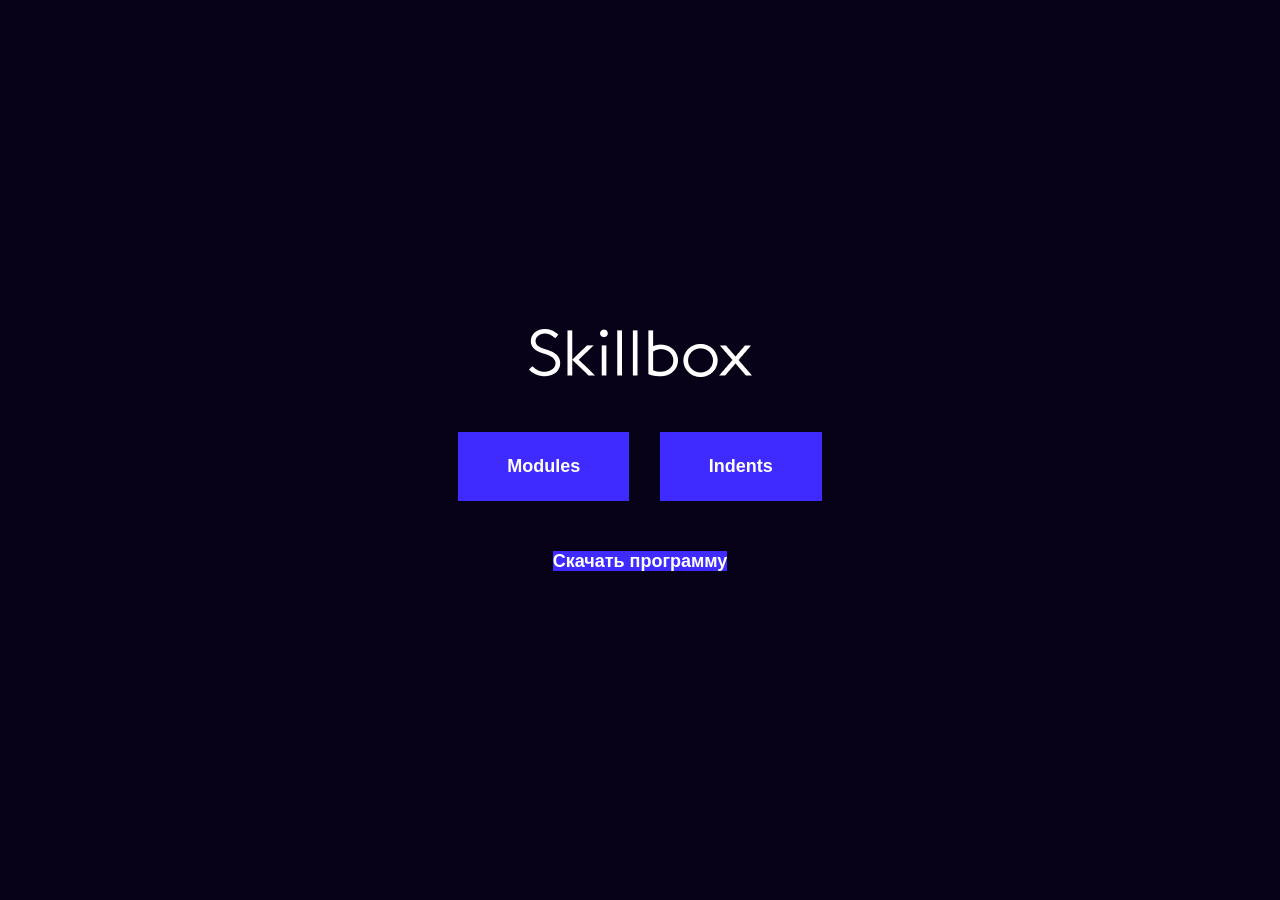
<file: 12-html-css/web-layout-project/index.html>
<!DOCTYPE html>
<html lang="ru">

<head>
    <meta charset="UTF-8">
    <meta http-equiv="X-UA-Compatible" content="IE=edge">
    <meta name="viewport" content="width=device-width, initial-scale=1.0">
    <title>Skillbox – образовательная платформа с онлайн-курсами</title>
    <link rel="stylesheet" type="text/css" href="css/normalize.css">
    <link rel="stylesheet" type="text/css" href="css/style.css">
</head>

<body>
    <div class="main-content">
        <a class="logo" href="https://skillbox.ru/" target="_blank">
            <img src="img/logo-light.png" alt="Логотип Skillbox">
        </a>

        <div class="link">
            <a class="link-all" href="modules.html">Modules</a>
            <a class="link-all" href="article.html">Indents</a>
        </div>

        <a class="link-download" href="skillbox.docx" download>Скачать программу</a>
    </div>
</body>

</html>
</file>
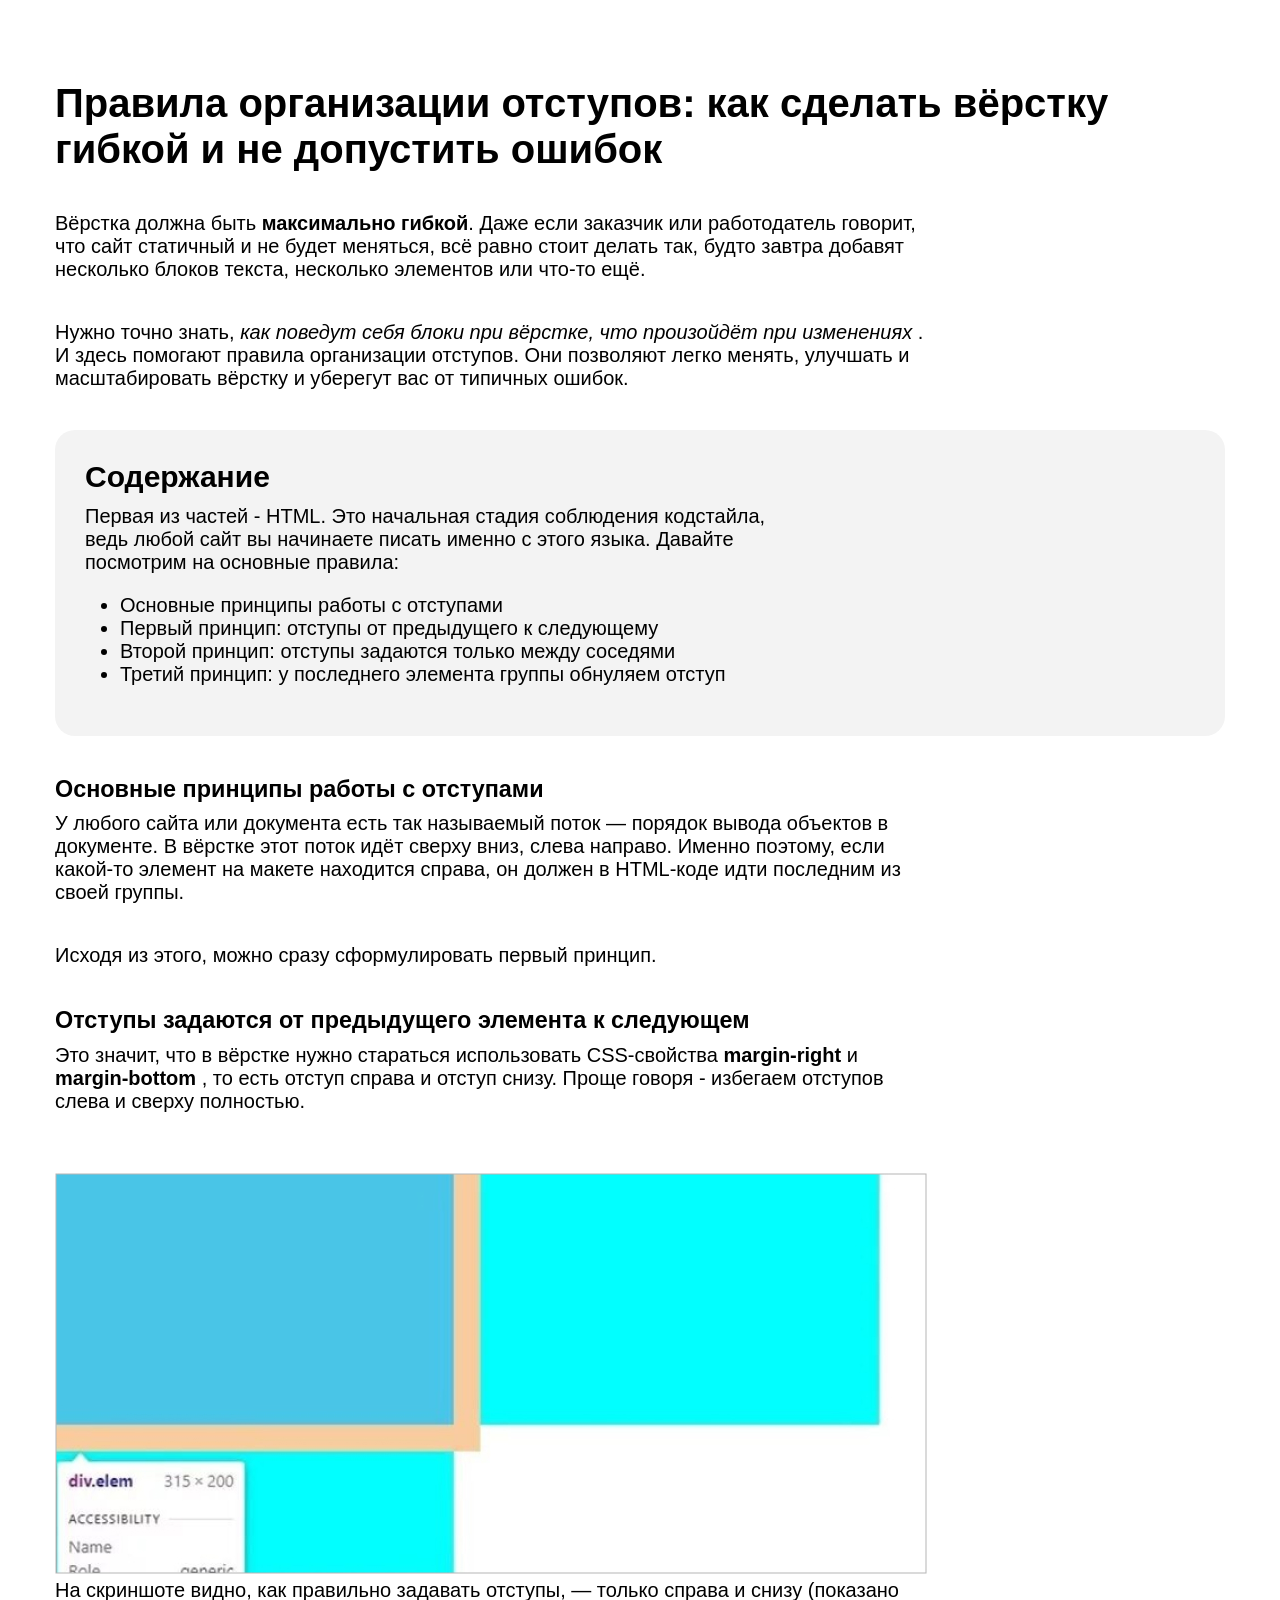
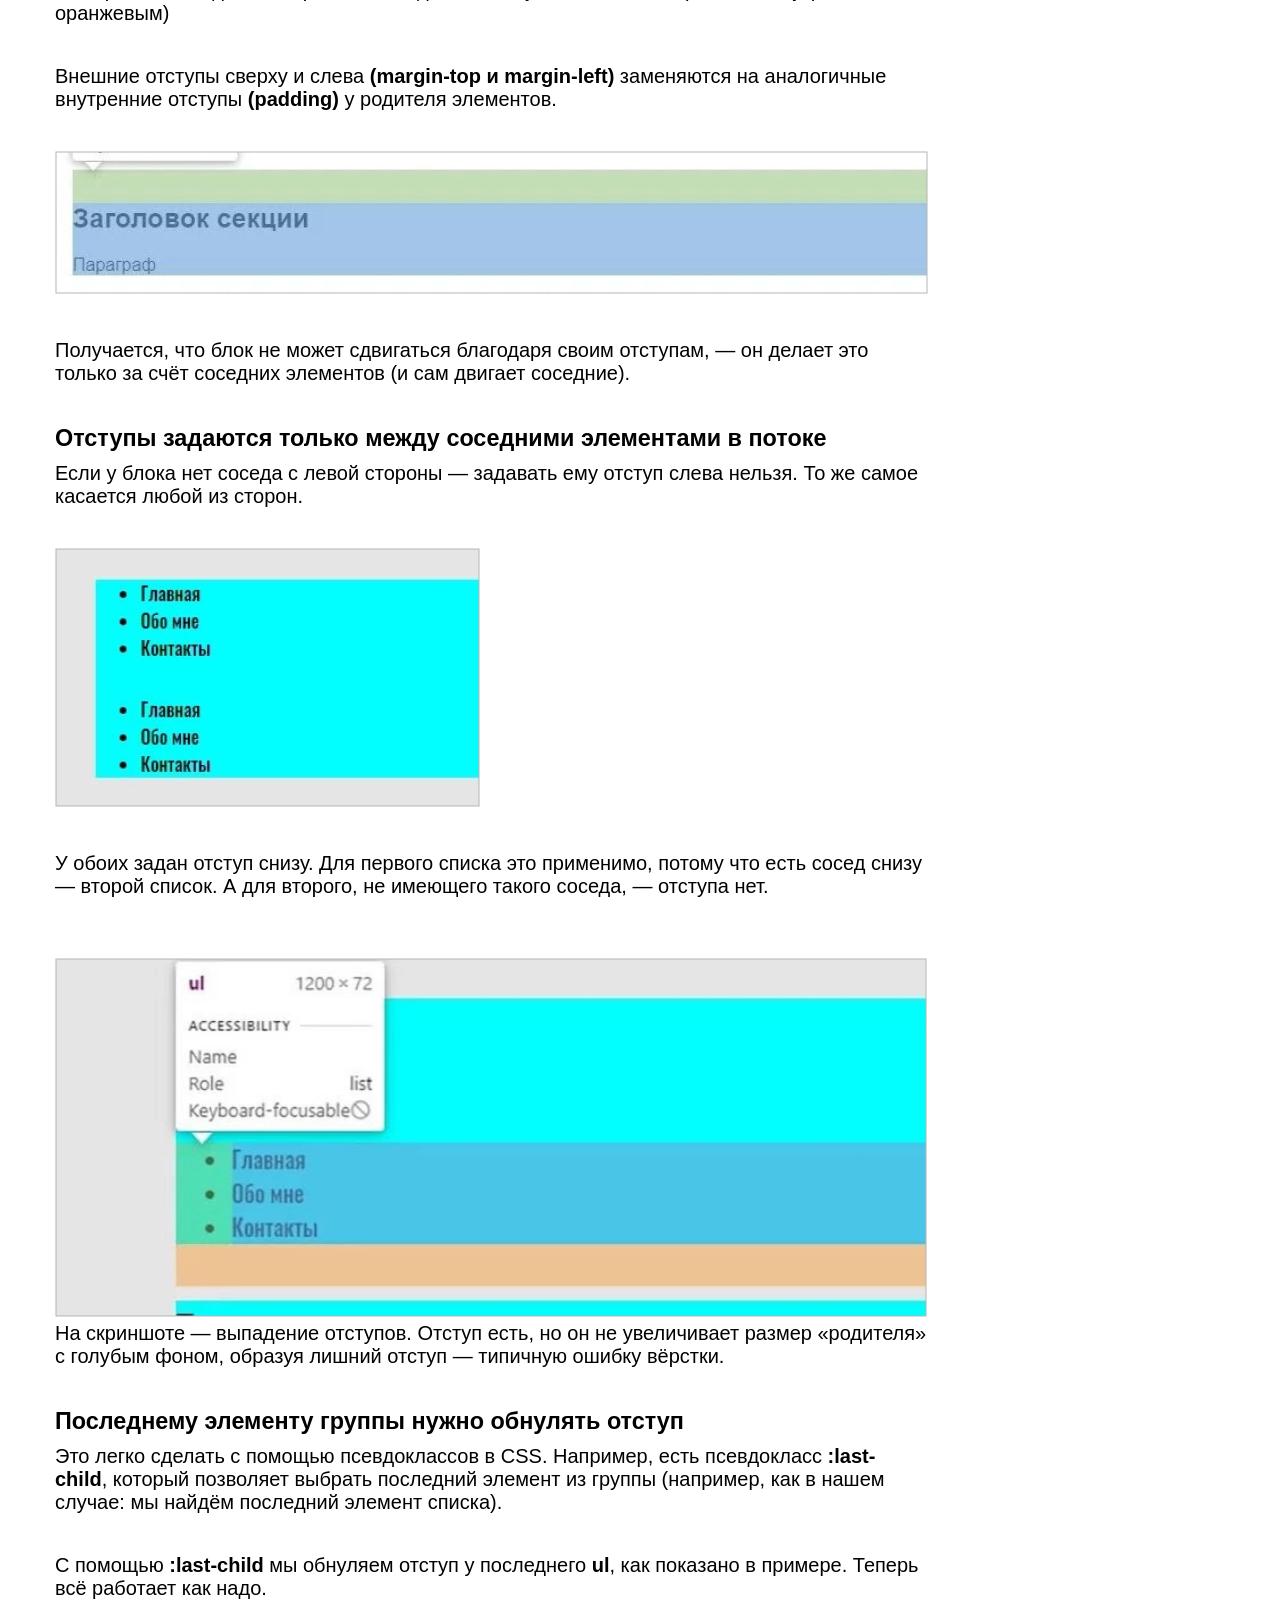
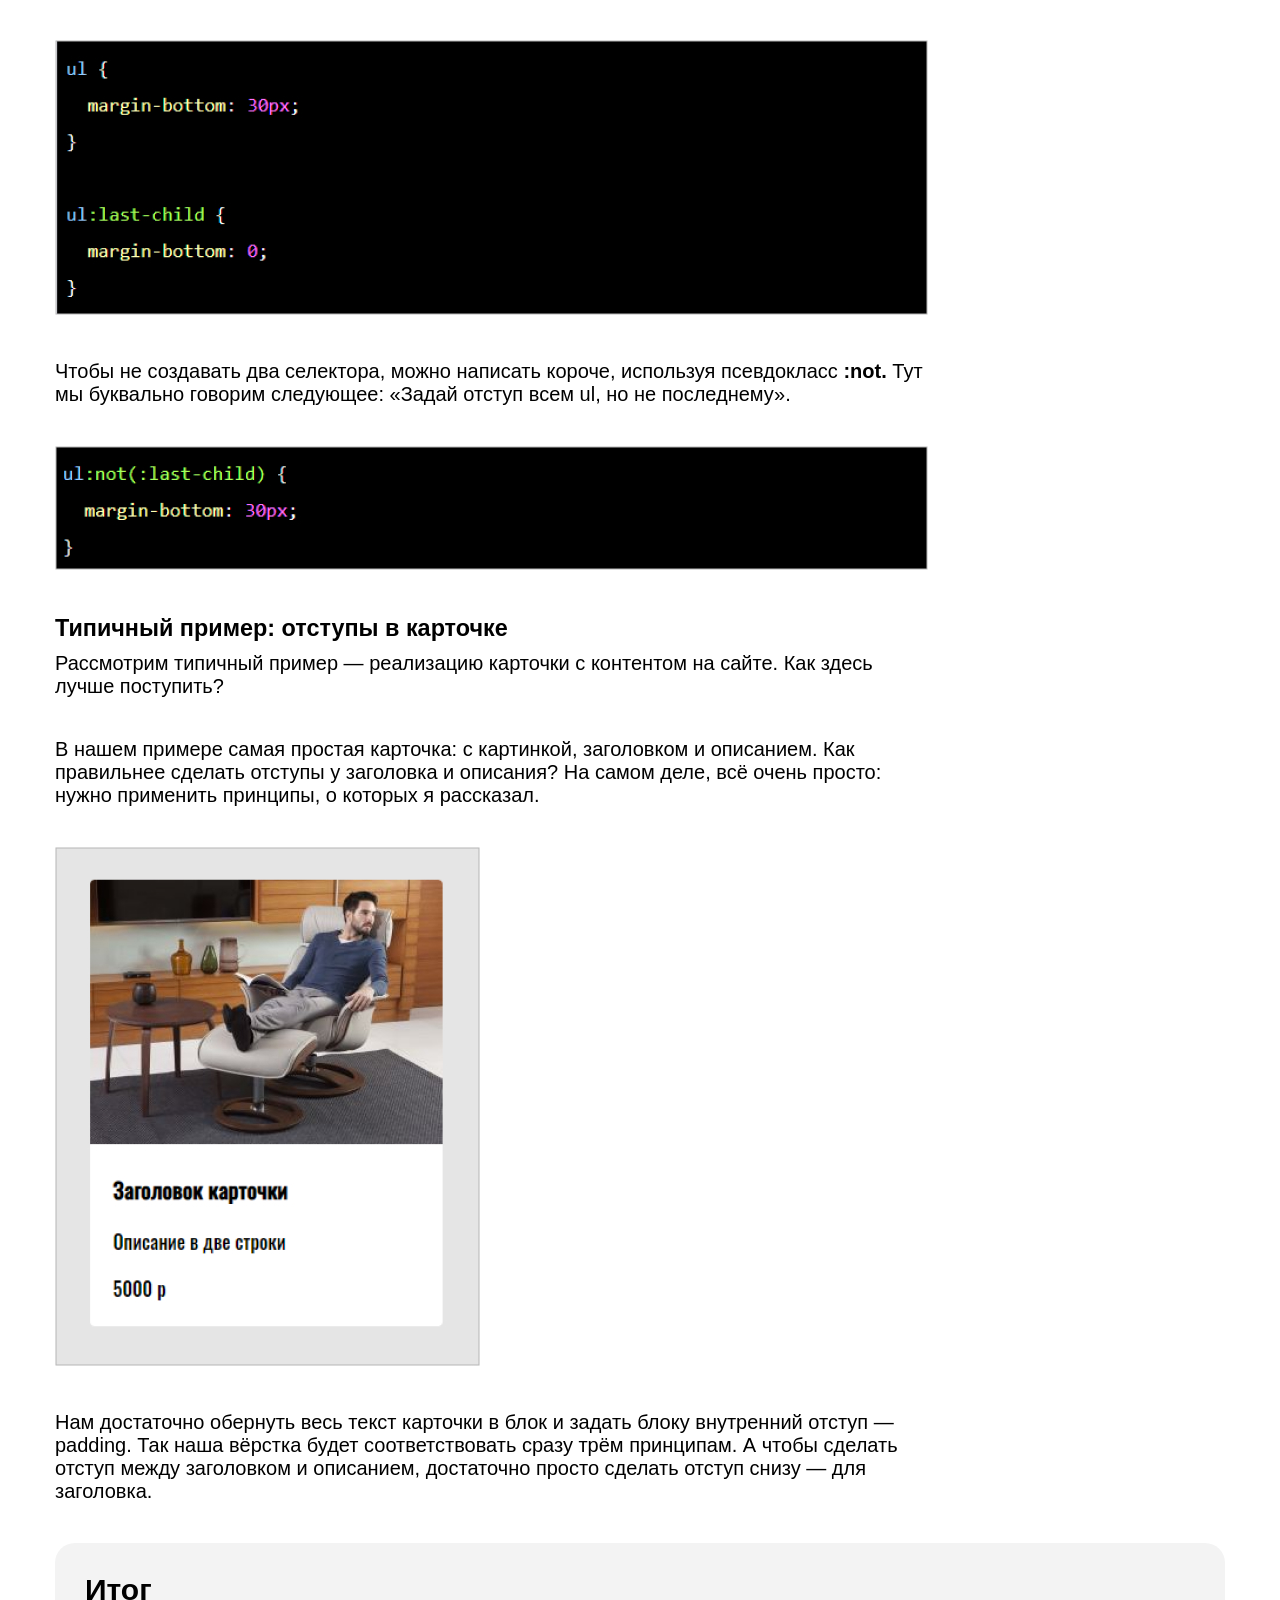
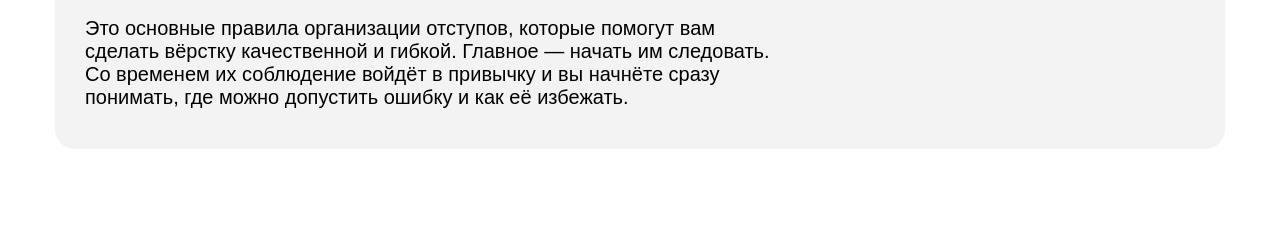
<file: 12-html-css/web-layout-project/article.html>
<!DOCTYPE html>
<html lang="ru">

<head>
  <meta charset="UTF-8">
  <meta http-equiv="X-UA-Compatible" content="IE=edge">
  <meta name="viewport" content="width=device-width, initial-scale=1.0">
  <title>
    Правила организации отступов: как сделать вёрстку гибкой и не допустить ошибок
  </title>
  <link rel="stylesheet" type="text/css" href="css/normalize.css">
  <link rel="stylesheet" type="text/css" href="css/style.css">

</head>

<body>

  <div class="container">


    <h1 class="title">
      Правила организации отступов: как сделать вёрстку гибкой и не допустить ошибок
    </h1>

    <p class="paragraph">
      Вёрстка должна быть <strong>максимально гибкой</strong>. Даже если заказчик или работодатель говорит, что сайт
      статичный и не будет меняться,
      всё равно стоит делать так, будто завтра добавят несколько блоков текста, несколько элементов или что-то ещё.
    </p>

    <p class="paragraph">
      Нужно точно знать, <i>как поведут себя блоки при вёрстке, что произойдёт при изменениях</i> .
      И здесь помогают правила организации отступов. Они позволяют легко менять, улучшать и масштабировать вёрстку и
      уберегут вас от типичных ошибок.
    </p>

    <div class="grey-block">

      <h2 class="subtitle">
        Содержание
      </h2>

      <p class="paragraph">
        Первая из частей - HTML. Это начальная стадия соблюдения кодстайла, ведь любой сайт вы начинаете писать именно с
        этого языка. Давайте посмотрим на основные правила:
      </p>

      <ul class="list"> 
        <li>
          <a href="#paragraph1">Основные принципы работы с отступами</a>
        </li>
        <li>
          <a href="#paragraph2">Первый принцип: отступы от предыдущего к следующему</a>
        </li>
        <li>
          <a href="#paragraph3">Второй принцип: отступы задаются только между соседями</a>
        </li>
        <li>
          <a href="#paragraph4">Третий принцип: у последнего элемента группы обнуляем отступ</a>
        </li>
      </ul>

    </div>

    <div id="paragraph1">
      <h3 class="subtitle">
        Основные принципы работы с отступами
      </h3>

      <p class="paragraph">
        У любого сайта или документа есть так называемый поток — порядок вывода объектов в документе. В вёрстке этот
        поток
        идёт сверху вниз, слева направо.
        Именно поэтому, если какой-то элемент на макете находится справа, он должен в HTML-коде идти последним из своей
        группы.
      </p>

      <p class="paragraph">
        Исходя из этого, можно сразу сформулировать первый принцип.
      </p>
    </div>

    <div id="paragraph2">
      <h3 class="subtitle">
        Отступы задаются от предыдущего элемента к следующем
      </h3>

      <p class="paragraph">Это значит, что в вёрстке нужно стараться использовать CSS-свойства <b>margin-right</b> и <b>margin-bottom</b>
        ,
        то есть отступ справа и отступ снизу. Проще говоря - избегаем отступов слева и сверху полностью.
      </p>

      <figure class="img">

        <img width="875" src="img/1.jpg"
          alt="На скриншоте видно, как правильно задавать отступы, — только справа и снизу (показано оранжевым)">
        <figcaption>
          На скриншоте видно, как правильно задавать отступы, — только справа и снизу (показано оранжевым)
        </figcaption>

      </figure>

      <p class="paragraph">
        Внешние отступы сверху и слева <b>(margin-top и margin-left)</b> заменяются на аналогичные внутренние отступы
        <b>(padding)</b> у родителя элементов.
      </p>

      <img class="image" src="img/2.jpg" alt="На скриншоте видно благодаря чему может сдвигаться блок">

      <p class="paragraph">
        Получается, что блок не может сдвигаться благодаря своим отступам, — он делает это только за счёт соседних
        элементов
        (и сам двигает соседние).
      </p>
    </div>

    <div id="paragraph3">
      <h3 class="subtitle">
        Отступы задаются только между соседними элементами в потоке
      </h3>
      <p class="paragraph">
        Если у блока нет соседа с левой стороны — задавать ему отступ слева нельзя. То же самое касается любой из
        сторон.
      </p>

      <img class="image" src="img/3.jpg" alt="">

      <p class="paragraph">
        У обоих задан отступ снизу. Для первого списка это применимо, потому что есть сосед снизу — второй список. А для
        второго, не имеющего такого соседа, — отступа нет.
      </p>

      <figure class="img">

        <img src="img/4.jpg"
          alt="На скриншоте — выпадение отступов. Отступ есть, но он не увеличивает размер «родителя» с голубым фоном, образуя лишний отступ — типичную ошибку вёрстки.">
        <figcaption>
          На скриншоте — выпадение отступов. Отступ есть, но он не увеличивает размер «родителя» с голубым фоном,
          образуя
          лишний отступ — типичную ошибку вёрстки.
        </figcaption>
      </figure>
    </div>

    <div id="paragraph4">
      <h3 class="subtitle">
        Последнему элементу группы нужно обнулять отступ
      </h3>

      <p class="paragraph">
        Это легко сделать с помощью псевдоклассов в CSS. Например, есть псевдокласс <strong>:last-child</strong>,
        который
        позволяет
        выбрать последний элемент из группы (например, как в нашем случае: мы найдём последний элемент списка).
      </p>

      <p class="paragraph">
        С помощью <b>:last-child</b> мы обнуляем отступ у последнего <b>ul</b>, как показано в примере. Теперь всё
        работает
        как надо.
      </p>

      <img class="image" src="img/5.jpg" alt="">

      <p class="paragraph">
        Чтобы не создавать два селектора, можно написать короче, используя псевдокласс <strong>:not.</strong> Тут мы
        буквально говорим
        следующее: «Задай отступ всем ul, но не последнему».
      </p>

      <img class="image" src="img/6.jpg" alt="">
    </div>

    <h3 class="subtitle">
      Типичный пример: отступы в карточке
    </h3>

    <p class="paragraph">
      Рассмотрим типичный пример — реализацию карточки с контентом на сайте. Как здесь лучше поступить?
    </p>

    <p class="paragraph">
      В нашем примере самая простая карточка: с картинкой, заголовком и описанием. Как правильнее сделать отступы у
      заголовка и описания?
      На самом деле, всё очень просто: нужно применить принципы, о которых я рассказал.
    </p>

    <img class="image" src="img/7.jpg" alt="">

    <p class="paragraph">
      Нам достаточно обернуть весь текст карточки в блок и задать блоку внутренний отступ — padding. Так наша вёрстка
      будет соответствовать сразу трём принципам.
      А чтобы сделать отступ между заголовком и описанием, достаточно просто сделать отступ снизу — для заголовка.
    </p>

    <div class="grey-block">
      <h2 class="subtitle">
        Итог
      </h2>

      <p class="paragraph">
        Это основные правила организации отступов, которые помогут вам сделать вёрстку качественной и гибкой.
        Главное — начать им следовать. Со временем их соблюдение войдёт в привычку и вы начнёте сразу понимать, где
        можно
        допустить ошибку и как её избежать.
      </p>
    </div>

  </div>

</body>

</html>
</file>
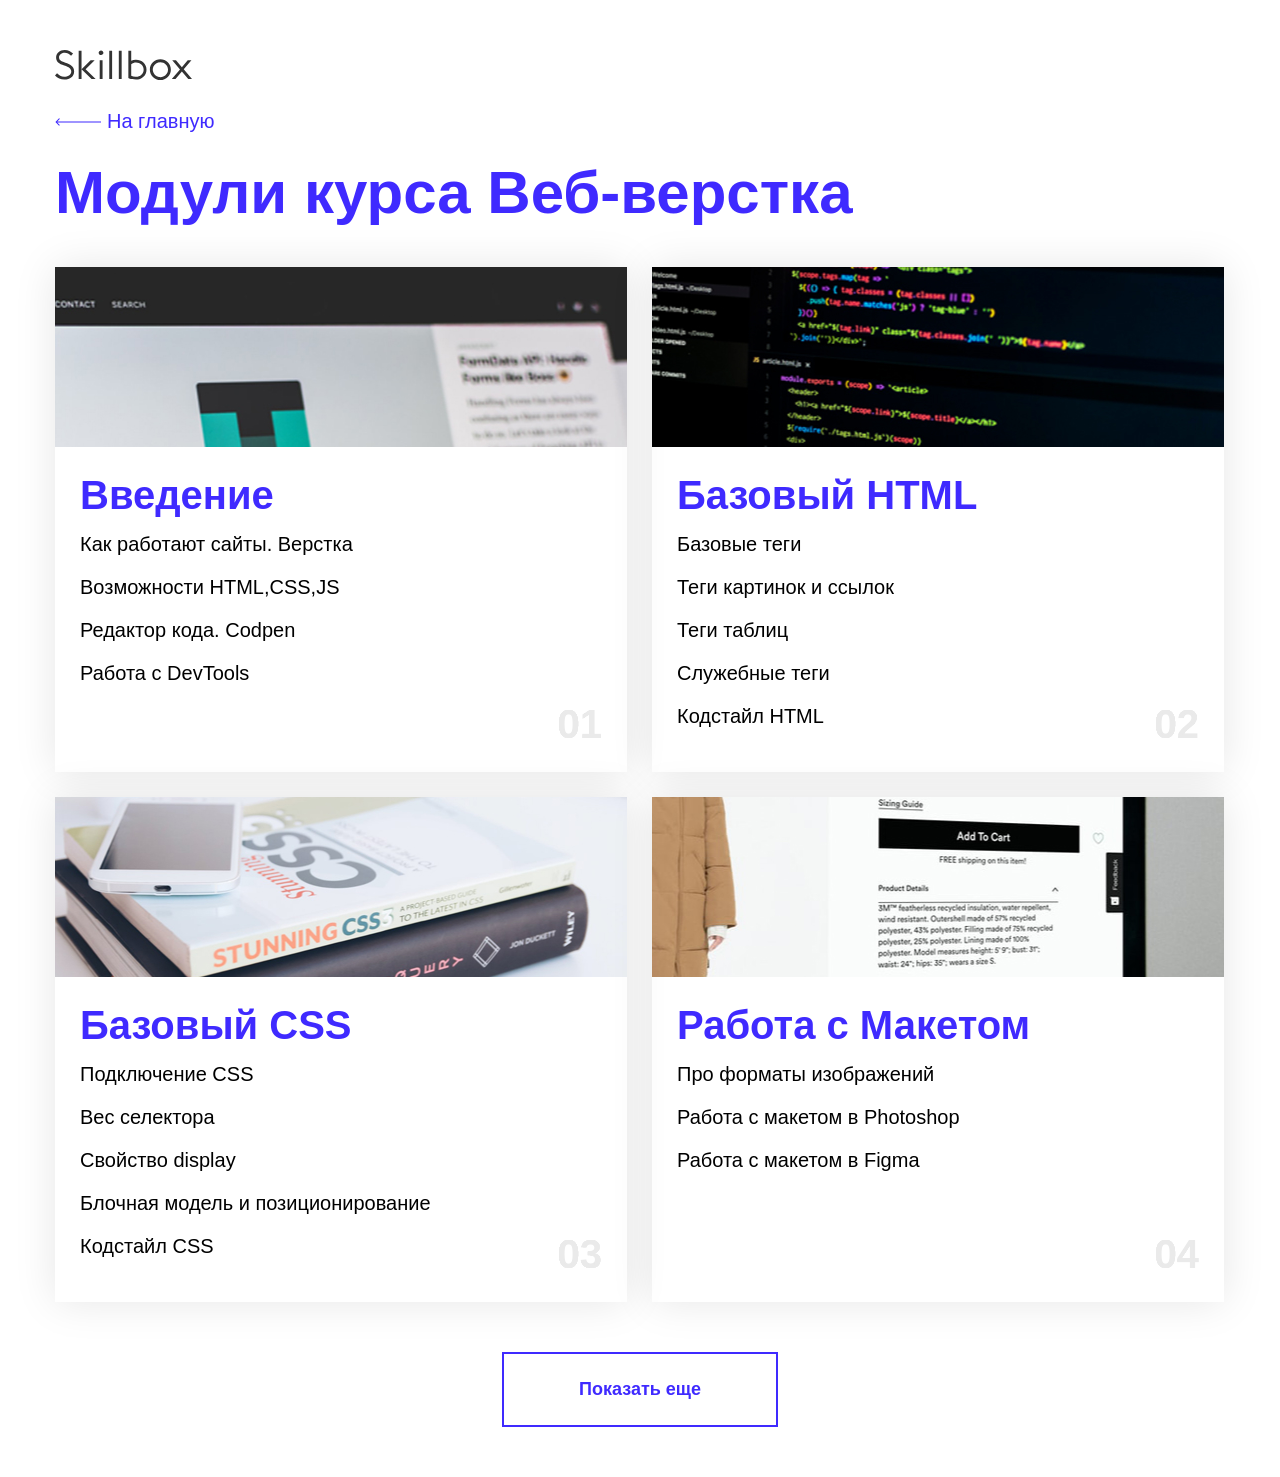
<file: 12-html-css/web-layout-project/modules.html>
<!DOCTYPE html>
<html lang="ru">

<head>
    <meta charset="UTF-8" />
    <meta http-equiv="X-UA-Compatible" content="IE=edge" />
    <meta name="viewport" content="width=device-width, initial-scale=1.0" />
    <title>Модули курса Веб-верста</title>
    <link rel="stylesheet" type="text/css" href="css/normalize.css" />
    <link rel="stylesheet" type="text/css" href="css/style.css" />
</head>

<body>
    <div class="container container-modules">
        <a class="modules-logo" href="http://skillbox.ru">
            <img src="img/logo-skillbox.svg" alt="Логотип Skillbox">
        </a>

        <a class="link-home" href="index.html">На главную</a>

        <h1 class="modules-main"> Модули курса Веб-верстка </h1>

        <ul class="reset-list modules-list">
            <li class="module-pic" style="background-image: url('img/introduction.jpg');">
                <h2 class="modules-title">Введение</h2>
                <ul class="reset-list card-list">
                    <li class="card-item">Как работают сайты. Верстка</li>
                    <li class="card-item">Возможности HTML,CSS,JS</li>
                    <li class="card-item">Редактор кода. Codpen</li>
                    <li class="card-item">Работа с DevTools</li>
                </ul>
            </li>
            <li class="module-pic" style="background-image: url('img/basic-html.jpg');">
                <h2 class="modules-title">Базовый HTML</h2>
                <ul class="reset-list card-list">
                    <li class="card-item">Базовые теги</li>
                    <li class="card-item">Теги картинок и ссылок</li>
                    <li class="card-item">Теги таблиц</li>
                    <li class="card-item">Служебные теги</li>
                    <li class="card-item">Кодстайл HTML</li>
                </ul>
            </li>
            <li class="module-pic" style="background-image: url('img/basic-css.jpg');">
                <h2 class="modules-title">Базовый CSS</h2>
                <ul class="reset-list card-list">
                    <li class="card-item">Подключение CSS</li>
                    <li class="card-item">Вес селектора</li>
                    <li class="card-item">Свойство display</li>
                    <li class="card-item">Блочная модель и позиционирование</li>
                    <li class="card-item">Кодстайл CSS</li>
                </ul>
            </li>
            <li class="module-pic" style="background-image: url('img/work-layout.jpg');">
                <h2 class="modules-title">Работа с Макетом</h2>
                <ul class="reset-list card-list">
                    <li class="card-item">Про форматы изображений</li>
                    <li class="card-item">Работа с макетом в Photoshop</li>
                    <li class="card-item">Работа с макетом в Figma</li>
                </ul>
            </li>
        </ul>
        <div class="modules-showmore">
            <a class="showmore" href="#">Показать еще</a>
        </div>

    </div>

</body>

</html>
</file>
<file: 12-html-css/web-layout-project/css/style.css>
html {
    box-sizing: border-box;
}

*,
*::before,
*::after {
    box-sizing: inherit;
}

a {
    color: inherit;
    text-decoration: none;
}

img {
    max-width: 100%;
}

.logo {
    display: block;
    margin-bottom: 50px;
}

body {
    font-family: Arial, Arial, Helvetica, sans-serif;
    font-size: 20px;
}

.main-content {
    display: flex;
    flex-direction: column;
    align-items: center;
    justify-content: center;
    min-height: 100vh;
    color: #fff;
    background-color: #070217;
}

.link {
    margin-bottom: 50px;
}

.link-all {
    display: inline-block;
    padding: 24px 49px;
    font-weight: 700;
    font-size: 18px;
    background-color: #3f2aff;
}

.link-all:not(:last-child) {
    margin-right: 25px;
}

.link-download {
    font-weight: 700;
    font-size: 18px;
    background-color: #3f2aff;
}

.container {
    width: 1170px;
    margin: 0 auto;
    padding: 80px 0;
}

.container-modules {
    padding-top: 50px;
    padding-bottom: 50px;
}

.paragraph {
    margin: 0;
    margin-bottom: 40px;
    width: 872px;
}

.title {
    margin-top: 0;
    margin-bottom: 40px;
}

.grey-block {
    border-radius: 20px;
    padding: 30px;
    margin-bottom: 40px;
    background-color: #f3f3f3;
}

.grey-block:last-child {
    margin-bottom: 0;
}

.grey-block .paragraph {
    width: 692px;
    margin-bottom: 10px;
}

.subtitle {
    margin-top: 0;
    margin-bottom: 10px;
}

.list {
    padding-left: 15px;
    margin: 20px;
}

.img {
    display: inline-block;
    margin-bottom: 40px;
    width: 872px;
    margin-left: 0px;
}

.image {
    margin-bottom: 40px;
}

.control {
    left: 375px;
    top: 115px;
}

.modules-logo {
    display: block;
    width: 137px;
    margin-bottom: 25px;
}

.link-home {
    display: inline-block;
    padding-left: 52px;
    margin-bottom: 25px;
    color: #3f2aff;
    background-image: url('../img/arrow.svg');
    background-repeat: no-repeat;
    background-position: left center;
}

.modules-main {
    margin-top: 0;
    font-size: 60px;
    line-height: 69px;
    color: #3F2AFF;
}

.reset-list {
    margin: 0;
    padding-left: 0;
}

.modules-list {
    font-size: 0;
    counter-reset: module-pic;
}

.module-pic {
    position: relative;
    display: inline-block;
    width: 572px;
    height: 505px;
    margin-bottom: 25px;
    padding: 205px 25px 71px;
    font-size: 20px;
    list-style-type: none;
    vertical-align: top;
    background-repeat: no-repeat;
    background-position: top center;
    background-size: contain;
    box-shadow: 0 0 40px rgba(0, 0, 0, 0.1);
    counter-increment: module-pic;
}

.module-pic:nth-child(odd) {
    margin-right: 25px;
}

.module-pic ::after {
    content: counter(module-pic, decimal-leading-zero);
    position: absolute;
    right: 25px;
    bottom: 25px;
    font-size: 40px;
    line-height: 46px;
    color: #EAEAEA;
}

.modules-title {
    margin-top: 0;
    margin-bottom: 10px;
    font-size: 40px;
    line-height: 46px;
    color: #3F2AFF;
}

.card-item:not(:last-child) {
    margin-bottom: 10px;
}

.card-item {
    line-height: 165%;
    list-style-type: none;
}

.modules-showmore {
    width: 100%;
    margin-top: 25px;
    display: flex;
    justify-content: center;
}

.showmore {
    display: flex;
    border: 2px solid #3F2AFF;
    padding: 25px 75px;
    font-size: 18px;
    line-height: 21px;
    font-weight: bold;
    text-align: center;
    color: #3F2AFF;
}
</file>
